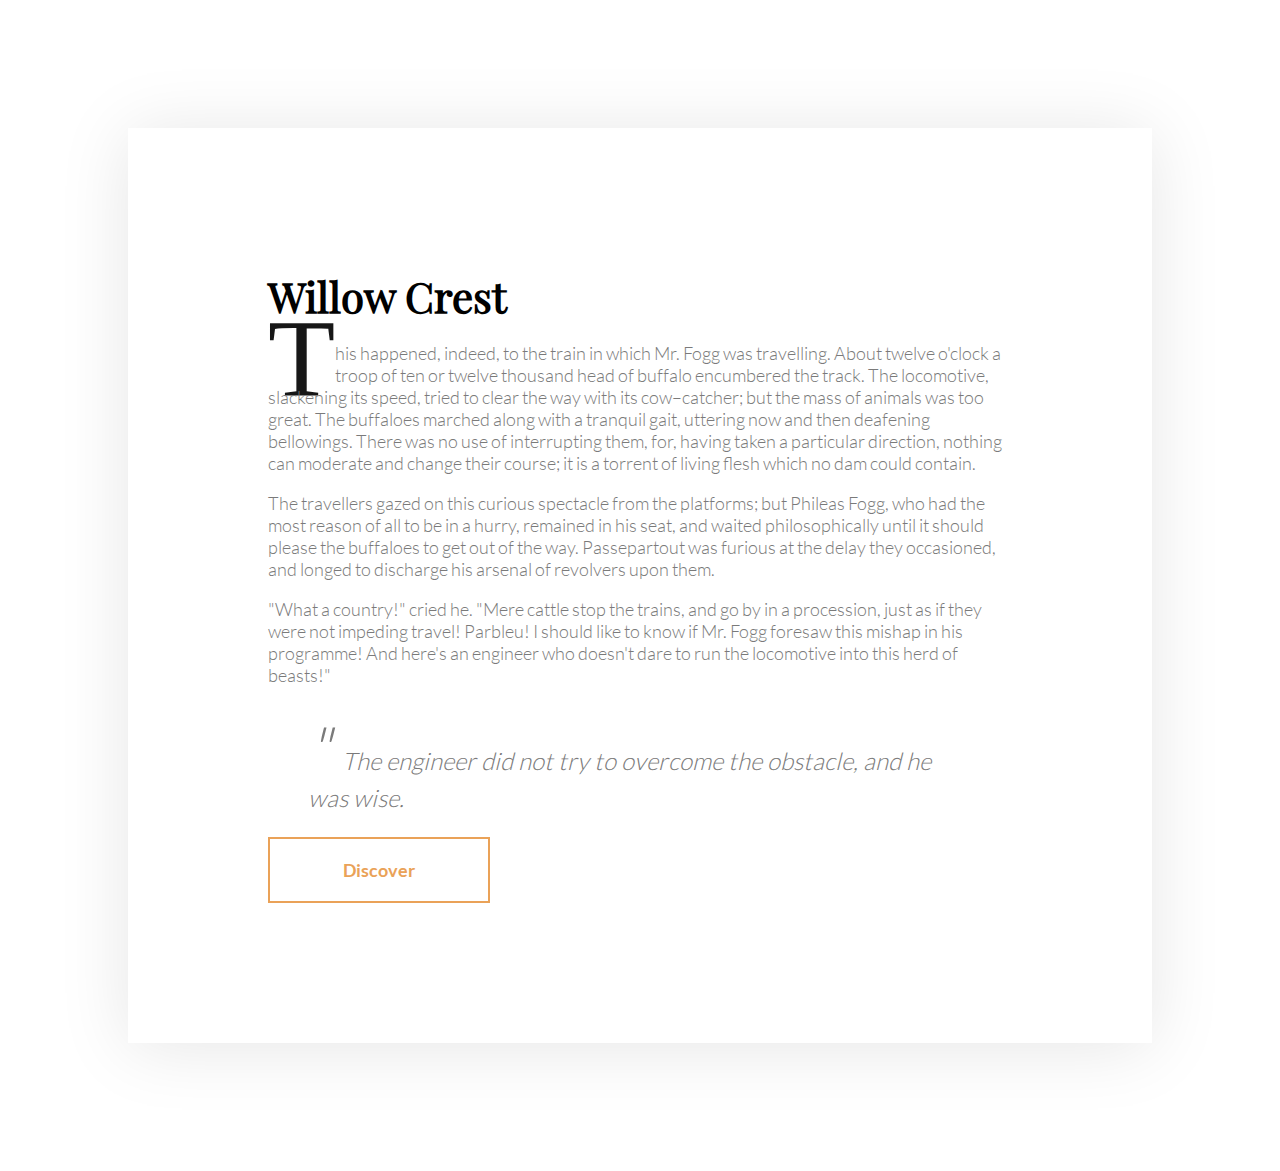
<file: 9.1/index.html>
<!DOCTYPE html>
<html lang="en">

<head>
    <meta charset="UTF-8">
    <meta name="viewport" content="width=device-width, initial-scale=1.0">
    <title>Document</title>
    <link rel="stylesheet" href="style.css">
</head>

<body>

    <div class="main">
        <h1>
            Willow Crest
        </h1>
        <article>
            <p>
                This happened, indeed, to the train in which Mr. Fogg was
                travelling. About twelve o'clock a troop of ten
                or
                twelve thousand head of buffalo encumbered the track. The locomotive, slackening its speed, tried to
                clear
                the way with its cow–catcher; but the mass of animals was too great. The buffaloes marched along with a
                tranquil gait, uttering now and then deafening
                bellowings. There was no use of interrupting them, for, having taken a particular direction, nothing can
                moderate and change their course; it is a torrent of living flesh which no dam could contain.
            </p>

            <p>
                The travellers gazed on this curious spectacle from the platforms; but Phileas Fogg, who had the most
                reason
                of all to be in a hurry, remained in his seat, and waited philosophically until it should please the
                buffaloes to get out of the way.
                Passepartout was furious at the delay they occasioned, and longed to discharge his arsenal of revolvers
                upon
                them.
            </p>

            <p>
                "What a country!" cried he. "Mere cattle stop the trains, and go by in a procession, just as if they
                were
                not impeding travel! Parbleu! I should like to know if Mr. Fogg foresaw this mishap in his programme!
                And
                here's an engineer who doesn't dare to run the locomotive into this herd of beasts!"
            </p>

            <blockquote>
                The engineer did not try to overcome the obstacle, and he was wise.
            </blockquote>

        </article>


        <a href="">
            Discover
        </a>


    </div>


</body>

</html>
</file>
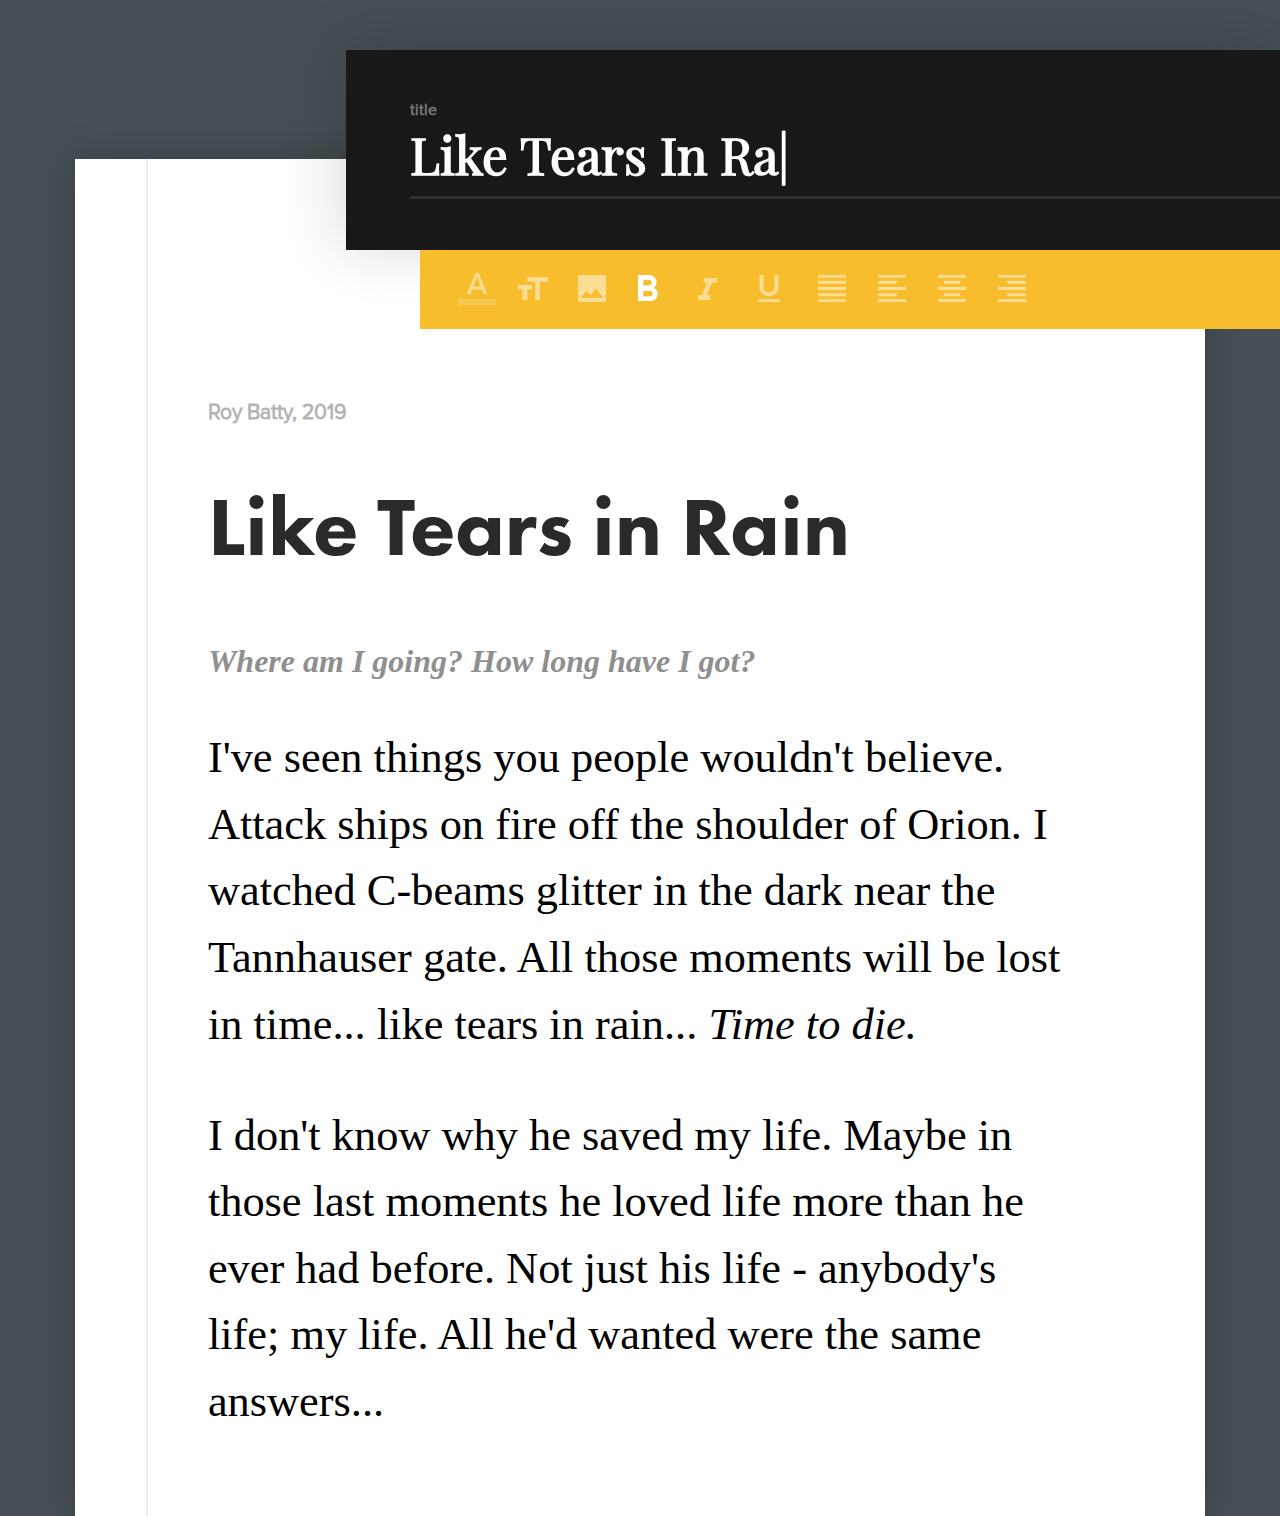
<file: 9.2/index.html>
<!DOCTYPE html>
<html lang="en">

<head>
    <meta charset="UTF-8">
    <meta name="viewport" content="width=device-width, initial-scale=1.0">
    <title>Document</title>
    <link rel="stylesheet" href="style.css">
</head>

<body>
    <header>
        <div class="title_input">
            <h6>title</h6>
            <h2>Like Tears In Ra|</h2>
            <hr>
        </div>
        <div class="control_bar">
            <img src="img/Icons.png" alt="">
        </div>
    </header>


    <article>
        <div class="content">
            <h4>
                Roy Batty, 2019
            </h4>
            <h1>
                Like Tears in Rain
            </h1>
            <h3>
                Where am I going? How long have I got?
            </h3>
            <p>
                I've seen things you people wouldn't believe. Attack ships on fire off the shoulder of Orion. I watched
                C-beams glitter in the dark near the Tannhauser gate. All those moments will be lost in time... like
                tears in rain... <em>Time to die.</em>
            </p>
            <p>
                I don't know why he saved my life. Maybe in those last moments he loved life more than he ever had
                before. Not just his life - anybody's life; my life. All he'd wanted were the same answers...
            </p>



        </div>
    </article>




</body>

</html>
</file>
<file: 9.1/style.css>
@font-face{
    font-family: PlayfairDisplay;
    src: url(fonts/PlayfairDisplay-Regular.ttf);

}

@font-face{
    font-family: Lato;
    src: url(fonts/Lato-Light.ttf);
    font-weight: 300;
}

@font-face{
    font-family: Lato;
    src: url(fonts/Lato-Bold.ttf);
    font-weight: bold;
}

body{
    display: flex;
    justify-content: center;
}

.main {
    box-shadow: 0px 4px 68px 0px rgba(0, 0, 0, 0.1);

    width: 1400px;
    max-width: 80%;
    margin: 120px;
    padding: 140px;

  }
  

h1{
    font-family: PlayfairDisplay;
    font-size: 42px;
    margin: 0;
}

p{
    font-family: Lato;
    font-weight: 300;
    font-size: 18px;
    color: #7a7a7a;
}

blockquote{
    font-family: Lato;
    font-weight: 300;
    font-size: 24px;
    font-style: italic;
    color: #7a7a7a;
}

blockquote::before{
    content: '" ';
    font-size: 60px;
    font-style: italic;
}

article>p:first-child::first-letter {
    font-size: 110px;
    font-family: "Playfair Display";
    color: rgb(23, 23, 23);
    line-height: 0.309;
    position: absolute;
    left: 219.812px;
    top: 360.061px;
    width: 62px;
    height: 79px;
    float: left;
  }

  a{
    font-family: Lato;
    font-weight: bold;
    font-size: 18px;
    color: #eaa258;
    text-decoration: none;

    border-width: 2px;
    border-color: rgb(234, 162, 88);
    border-style: solid;

    padding-top: 20px;
    padding-bottom: 20px;
    padding-left: 73px;
    padding-right: 73px;
    display: inline-block;
    
}


a:hover{
    background-color: #eaa258;
    color: white;
}
</file>
<file: 9.2/style.css>
@font-face{
    font-family: Futura;
    src: url(fonts/futura-pt-heavy.otf);
}
@font-face{
    font-family: PlayfairDisplay;
    src: url(fonts/PlayfairDisplay-Regular.ttf);
}

@font-face{
    font-family: ProximaNova;
    src: url(fonts/ProximaNova-Regular.otf);
}

html, body {

    width: -webkit-calc(100% - 0px);

}
html, body{
    background-color: #464f54;
    margin: 0;
    padding: 0;
}
header{
    display: flex;
    flex-direction: column;
    align-items: flex-end;
    margin-top: -8.500vw;

    width: 73%;
    float: right;
}

  

.title_input{
    box-sizing: border-box;
    height: 15.583vw;
    width: 100%;
    background-color: #181818;
    padding-top: 3.917vw;
    padding-left: 5vw;
    padding-bottom: 4.167vw;
    box-shadow: -3.536px -3.536px 59px 0px rgba(0, 0, 0, 0.16);
}
h6{
    color: #777777;
    font-family: ProximaNova;
    font-size: 1.250vw;
    margin: 0;
}

h2{
    font-family: PlayfairDisplay;
    font-size: 4vw;
    color: #fefefe;
    margin: 0;
}

hr{
    background-color: #303030;
    border: none;
    height: 3px;
   
}

.control_bar{
    box-sizing: border-box;
    background-color: #f7bd2c;
    width: 92%;
    padding-left: 2.917vw;
    padding-right: 2.917vw;
    padding-top: 1.833vw;
    padding-bottom: 1.833vw;
}

img{
    display: block;
    max-width: 100%;
}

article{
    background-color: white;
    width: 88.33%;

    box-shadow: 0px 0px 35px 0px rgba(0, 0, 0, 0.22);
    margin-left: auto;
    margin-right: auto;
    margin-top: 12.417vw;
    
}

.content{
    margin-left: 5.583vw;
    border-left: solid;
    border-color: #e8eced;
    border-width: 2px;
    padding-top: 16.667vw;
    padding-left: 4.667vw;
    padding-right: 10.417vw;
    padding-bottom: 2.917vw;
}

h4{
    font-size: 1.653vw;
    color: #b4b4b4;
    font-family: ProximaNova;
}

h1{
    font-size: 6.494vw;
    color: #2a2a2a;
    font-family: Futura;
}

h3{
    font-size: 2.500vw;
    font-family: "Georgia";
    font-style: italic;
    color: #8f8f8f;
}

p{
    font-size: 3.469vw;
    font-family: "Georgia";
    color: black;
    line-height: 1.5;
}
</file>
